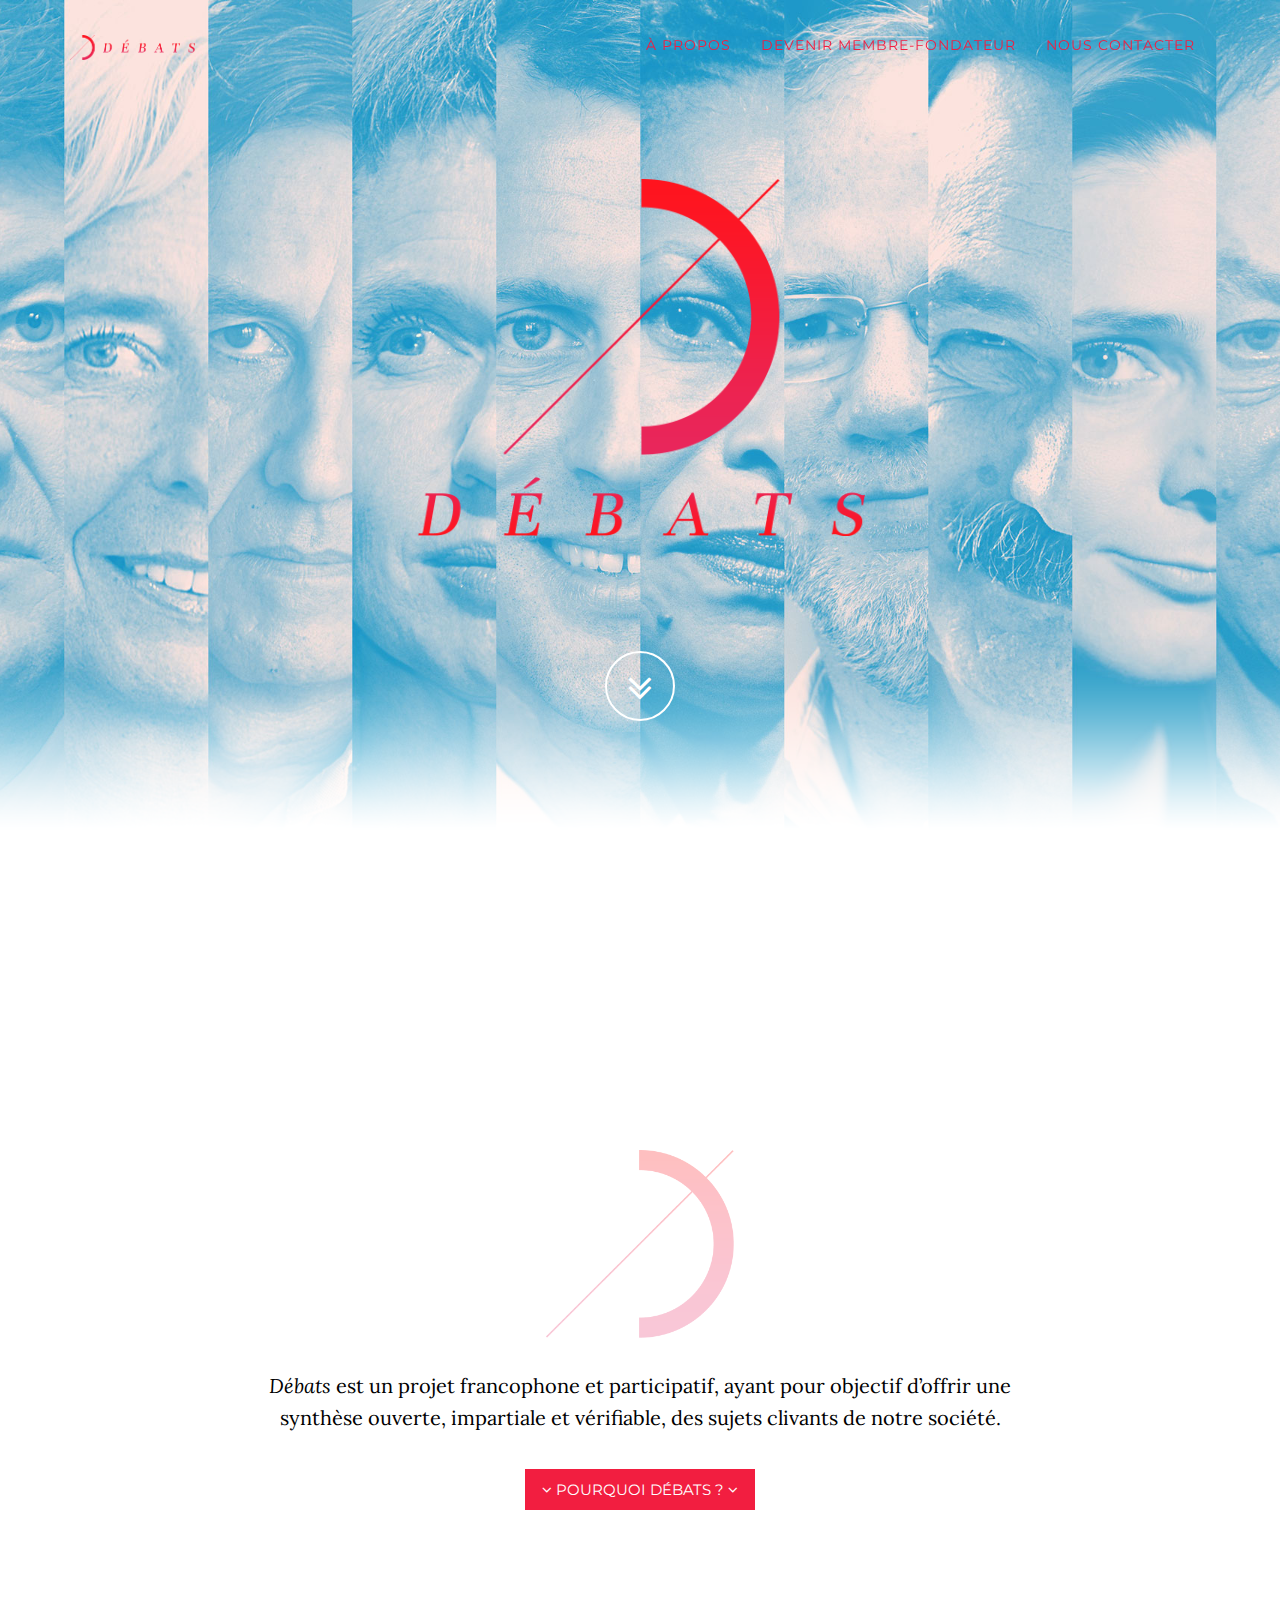
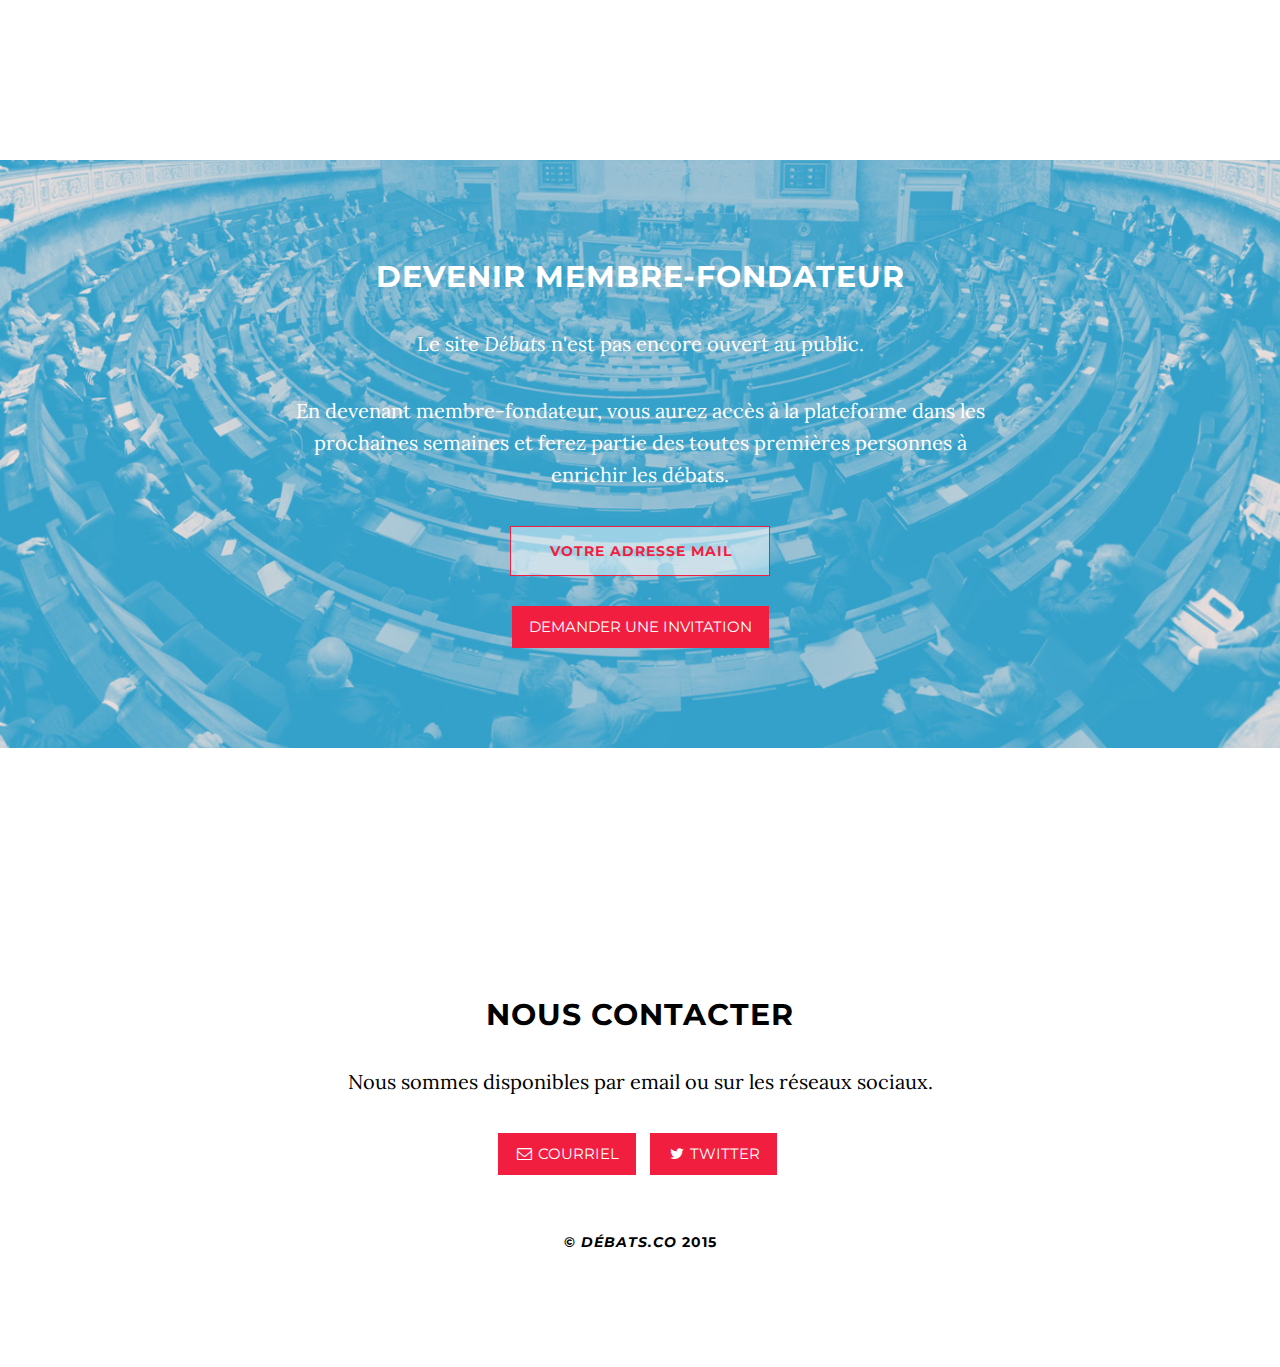
<file: index.html>
<!DOCTYPE html>
<html lang="fr">

<head>

    <meta charset="utf-8">
    <meta http-equiv="X-UA-Compatible" content="IE=edge">
    <meta name="viewport" content="width=device-width, initial-scale=1">
    <meta name="description" content="Débats est un projet francophone et participatif, ayant pour objectif d’offrir une synthèse ouverte, objective et vérifiable, des sujets clivants de notre société.">
    <meta name="author" content="debats.co">
    <link rel="shortcut icon" sizes="16x16 32x32 48x48 64x64" href="favicon.ico" />
    <title>Débats</title>

    <script src="https://code.jquery.com/jquery-2.1.4.min.js"></script>

    <!-- Bootstrap Core CSS -->
    <link href="css/bootstrap.min.css" rel="stylesheet">

    <!-- Custom CSS -->
    <link href="css/style.css" rel="stylesheet">

    <!-- Custom Fonts -->
    <link href="font-awesome/css/font-awesome.min.css" rel="stylesheet" type="text/css">
    <link href="http://fonts.googleapis.com/css?family=Lora:400,700,400italic,700italic" rel="stylesheet" type="text/css">
    <link href="http://fonts.googleapis.com/css?family=Montserrat:400,700" rel="stylesheet" type="text/css">

    <!-- HTML5 Shim and Respond.js IE8 support of HTML5 elements and media queries -->
    <!-- WARNING: Respond.js doesn't work if you view the page via file:// -->
    <!--[if lt IE 9]>
        <script src="https://oss.maxcdn.com/libs/html5shiv/3.7.0/html5shiv.js"></script>
        <script src="https://oss.maxcdn.com/libs/respond.js/1.4.2/respond.min.js"></script>
    <![endif]-->

</head>

<body id="page-top" data-spy="scroll" data-target=".navbar-fixed-top">
    <!-- Javascript Manifeste -->
    <script type="text/javascript">
    $(function() {
    $( "#bouton-manifeste" ).click(function() {
        $( "#manifeste" ).toggle();
        //return false;
        });
    });
    </script>
    <!-- End Javascript Manifeste -->
    
 <!-- Google Tag Manager -->
<noscript><iframe src="//www.googletagmanager.com/ns.html?id=GTM-KDJBTT"
height="0" width="0" style="display:none;visibility:hidden"></iframe></noscript>
<script>(function(w,d,s,l,i){w[l]=w[l]||[];w[l].push({'gtm.start':
new Date().getTime(),event:'gtm.js'});var f=d.getElementsByTagName(s)[0],
j=d.createElement(s),dl=l!='dataLayer'?'&l='+l:'';j.async=true;j.src=
'//www.googletagmanager.com/gtm.js?id='+i+dl;f.parentNode.insertBefore(j,f);
})(window,document,'script','dataLayer','GTM-KDJBTT');</script>
<!-- End Google Tag Manager -->
    
        <!-- Navigation -->
    <nav class="navbar navbar-custom navbar-fixed-top" role="navigation">
        <div class="container">
            <div class="navbar-header">
                <button type="button" class="navbar-toggle" data-toggle="collapse" data-target=".navbar-main-collapse">
                    <i class="fa fa-bars"></i>
                </button>
                <a class="navbar-brand page-scroll" href="#page-top">
                    <img src="img/header.png" height="25" width="125" />
                </a>
            </div>

            <!-- Collect the nav links, forms, and other content for toggling -->
            <div class="collapse navbar-collapse navbar-right navbar-main-collapse">
                <ul class="nav navbar-nav">
                    <!-- Hidden li included to remove active class from about link when scrolled up past about section -->
                    <li class="hidden">
                        <a href="#page-top"></a>
                    </li>
                    <li>
                        <a class="page-scroll" href="#about">à propos</a>
                    </li>
                    <li>
                        <a class="page-scroll" href="#inscription">Devenir membre-fondateur</a>
                    </li>
                    <li>
                        <a class="page-scroll" href="#contact">Nous contacter</a>
                    </li>
                </ul>
            </div>
            <!-- /.navbar-collapse -->
        </div>
        <!-- /.container -->
    </nav>

    <!-- Intro Header -->
    <header class="intro">
        <div class="intro-body">
            <div class="container">
                <div class="row">
                    <div class="col-md-8 col-md-offset-2">
                        <!-- <h1 class="brand-heading">débats</h1>
                        <p class="intro-text">no text</p>-->
                        <img src="img/logo.png" height="60%" width="60%" /><br /> <br /> <br /> <br /> <br /> <br />
                        <a href="#about" class="btn btn-circle page-scroll">
                            <i class="fa fa-angle-double-down animated"></i>
                        </a>
                    </div>
                </div>
            </div>
        </div>
    </header>

    <!-- About Section -->
    <section id="about" class="container content-section">
        <div class="row">
            <div class="col-lg-8 col-lg-offset-2">
                <p align="center">
                    <img src="img/logoopac.png" height="25%" width="25%" />
                    <br /><br><i>Débats</i> est un projet francophone et participatif, ayant pour objectif d’offrir une synthèse ouverte, impartiale et vérifiable, des sujets clivants de notre société.</p>
                <div align="center"><a href="#manifeste" class="btn btn-default btn-lg page-scroll" id="bouton-manifeste"><i class="fa fa-angle-down animated"></i>&nbsp;Pourquoi Débats ?&nbsp;<i class="fa fa-angle-down animated"></i></a></div>
                <div id="manifeste" style="display:none; text-align:justify;"><br /><br /><br /><br />


            <p>
                
                Dans un monde de plus en plus complexe, les discours simplistes sont légion. Régulièrement, des controverses se construisent sur la base d'arguments à peine vérifiés, ou simplement invérifiables. 
C’est ainsi que semblent se développer des idées confuses et des discussions stériles.
                    </p><p>
L'intelligibilité du débat public et son accessibilité par tous ceux qui aspirent à y participer déterminent la qualité de notre système démocratique. Or, aujourd’hui, aucun outil, simple d’utilisation, ne permet d’accéder à la pluralité des idées de celles et ceux qui font le choix de s’exprimer publiquement. Prendre connaissance de leurs arguments, comprendre ce qu’ils prétendent ou ce qu’ils laissent entendre est un véritable parcours du combattant. Nous cédons ainsi régulièrement à la facilité, en accordant une valeur démesurée à des postures démagogiques ou en laissant à d’autres le soin de les produire.
</p><p>
Pourtant, les ressources sont là, sous nos yeux, elles existent ! Les blogs, les tweets, les journaux télévisés, les discours ou les livres sont un trésor démocratique laissé en jachère, une réserve politique fertile jusqu’ici largement sous-exploitée. Ces traces essaimées tout autour de nous constituent une des clés pour y voir plus clair.
</p><p>
        L’ambition de <i>Débats</i> est simple : recenser, sur chaque grand thème qui fait débat, les prises de position de celles et ceux qui décident de s’engager. Cartographier l’évolution de leur pensée, de leurs opinions, des combats qu’ils ont menés. Donner à voir la constance, la progression ou l’incohérence d’un engagement dans le temps.
</p><p>
Rédigé par des volontaires sur une plateforme en ligne, et fonctionnant sur le principe du wiki, <i>Débats</i> a pour objectif d'offrir un contenu libre, impartial et vérifiable des prises de position de celles et ceux qui participent aux débats publics.
</p><p>
Face à ce que nous considérons comme un dévoiement démocratique, nous partageons une conviction : l’information est notre première arme. Redonner à l’engagement la crédibilité et la valeur qui doivent être les siennes : voilà la raison d’être de <i>Débats</i>.
                    </p>
            </div>
        </div>
    </section>

    <!-- Access Section -->
    <section id="inscription" class="content-section text-center">
        <div class="inscription-section">
            <div class="container">
                <div class="col-lg-8 col-lg-offset-2">
                    <h2>Devenir membre-fondateur</h2>
                    <p>Le site <i>Débats</i> n'est pas encore ouvert au public.</p> <p>En devenant membre-fondateur, vous aurez accès à la plateforme dans les prochaines semaines et ferez partie des toutes premières personnes à enrichir les débats.</p>
                    
                    <!-- Begin MailChimp Signup Form -->
            <div id="mc_embed_signup">
                <form action="//projet-debats.us11.list-manage.com/subscribe/post?u=f30f974cc9056668927605203&amp;id=83f3fb3968" method="post" id="mc-embedded-subscribe-form" name="mc-embedded-subscribe-form" class="validate" target="_blank" novalidate>
                    <div id="mc_embed_signup_scroll">
                            
                        <div class="mc-field-group">
                            <input type="email" value="" name="EMAIL" class="required email" id="mce-EMAIL" placeholder="&nbsp; &nbsp; Votre Adresse Mail">
                        </div>
                        <br>
                        <div id="mce-responses" class="clear">
                            <div class="response" id="mce-error-response" style="display:none"></div>
                            <div class="response" id="mce-success-response" style="display:none"></div>
                        </div>    <!-- real people should not fill this in and expect good things - do not remove this or risk form bot signups-->
                        
                        <div style="position: absolute; left: -5000px;"><input type="text" name="b_f30f974cc9056668927605203_83f3fb3968" tabindex="-1" value=""></div>
                        
                        <div class="clear"><input type="submit" value="DEMANDER UNE INVITATION" name="subscribe" id="mc-embedded-subscribe" class="btn btn-default btn-lg"></div>
                        
                    </div>
                </form>
            </div>

        <!--End mc_embed_signup-->
                    
                </div>
            </div>
        </div>
    </section>

    <!-- Contact Section -->
    <section id="contact" class="container content-section text-center">
        <div class="row">
            <div class="col-lg-8 col-lg-offset-2">
                <h2>nous contacter</h2>
                <p>Nous sommes disponibles par email ou sur les réseaux sociaux.</p>

                <ul class="list-inline banner-social-buttons">
                    <li>
                                                <a href="mailto:contact@debats.co" class="btn btn-default btn-lg"><i class="fa fa-envelope-o fa-fw"></i><span class="network-name">&nbsp;COURRIEL</span></a>
                    </li>
                    <li>
                        <a href="https://twitter.com/debatsco" class="btn btn-default btn-lg"><i class="fa fa-twitter fa-fw"></i> <span class="network-name">Twitter</span></a>
                    </li>
                </ul>
            </div>
        </div>
    </section>

    <!-- Map Section 
    <div id="map"></div>-->

    <!-- Footer -->
    <footer>
        <div class="container text-center">
            <h5>&copy; <i>débats.co</i> 2015<br /><br /><br /></h5>
        </div>
    </footer>

    <!-- jQuery -->
    <script src="js/jquery.js"></script>

    <!-- Bootstrap Core JavaScript -->
    <script src="js/bootstrap.min.js"></script>

    <!-- Plugin JavaScript -->
    <script src="js/jquery.easing.min.js"></script>

    <!-- Custom Theme JavaScript -->
    <script src="js/theme.js"></script>

</body>

</html>
</file>
<file: css/style.css>
/*!
 * Start Bootstrap - Grayscale Bootstrap Theme (http://startbootstrap.com)
 * Code licensed under the Apache License v2.0.
 * For details, see http://www.apache.org/licenses/LICENSE-2.0.
 */

body {
    width: 100%;
    height: 100%;
    font-family: Lora,"Helvetica Neue",Helvetica,Arial,sans-serif;
    color: #000;
    background-color: #fff;
}

html {
    width: 100%;
    height: 100%;
}

h1,
h2,
h3,
h4,
h5,
h6 {
    margin: 0 0 35px;
    text-transform: uppercase;
    font-family: Montserrat,"Helvetica Neue",Helvetica,Arial,sans-serif;
    font-weight: 700;
    letter-spacing: 1px;
}

p {
    margin: 0 0 25px;
    font-size: 18px;
    line-height: 1.5;
}

@media(min-width:768px) {
    p {
        margin: 0 0 35px;
        font-size: 20px;
        line-height: 1.6;
    }
}

a {
    color: #333;
    -webkit-transition: all .2s ease-in-out;
    -moz-transition: all .2s ease-in-out;
    transition: all .2s ease-in-out;
}

.mc_embed_signup {
    color: #E71D59;
    height: 50px;
    padding: 3px 3px 3px 3px;
    margin: 3px;
 }

::-webkit-input-placeholder {
 color: #f21e40;
 padding-left: 4px;
}
 
:-moz-placeholder { /* Firefox old */
 color: #f21e40;
 padding-left: 4px;
}
 
::-moz-placeholder { /* Firefox new */
 color: #f21e40;
 padding-left: 4px;
}
 
:-ms-input-placeholder {
 color: #f21e40;
 padding-left: 4px;
}

.mc-field-group input[type="email"] {
    display: inline-block;
    background-color: rgba(255,255,255,0.5); 
    color: #f21e40;
    border: 1px solid #f21e40;
    text-transform: uppercase;
    font-family: Montserrat,"Helvetica Neue",Helvetica,Arial,sans-serif;
    font-weight: 700;
    letter-spacing: 1px;
    border-radius: 0px;
    height: 50px;
    width: 260px;
    padding: 3px 3px 3px 15px;
    margin: auto auto 10px auto;
 }

a:hover,
a:focus {
    text-decoration: none;
    color: #f21e40;
}

.light {
    font-weight: 400;
}

.navbar-custom {
    margin-bottom: 0;
    border-bottom: 1px solid rgba(255,255,255,.3);
    text-transform: uppercase;
    font-family: Montserrat,"Helvetica Neue",Helvetica,Arial,sans-serif;
    background-color: #fff;
}

.navbar-custom .navbar-brand {
    font-weight: 700;
}

.navbar-custom .navbar-brand:focus {
    outline: 0;
}

.navbar-custom .navbar-brand .navbar-toggle {
    padding: 4px 6px;
    font-size: 16px;
    color: #fff;
}

.navbar-custom .navbar-brand .navbar-toggle:focus,
.navbar-custom .navbar-brand .navbar-toggle:active {
    outline: 0;
}

.navbar-custom a {
    color: #f21e40;
}

.navbar-custom .nav li a {
    -webkit-transition: background .3s ease-in-out;
    -moz-transition: background .3s ease-in-out;
    transition: background .3s ease-in-out;
}

.navbar-custom .nav li a:hover {
    outline: 0;
    color: #333;
    background-color: transparent;
}

.navbar-custom .nav li a:focus,
.navbar-custom .nav li a:active {
    outline: 0;
    background-color: transparent;
}

.navbar-custom .nav li.active {
    outline: 0;
}

.navbar-custom .nav li.active a {
    color: #333;
    background-color: rgba(255,255,255,.3);
}

.navbar-custom .nav li.active a:hover {
    color: #f21e40;
}

@media(min-width:768px) {
    .navbar-custom {
        padding: 20px 0;
        border-bottom: 0;
        letter-spacing: 1px;
        background: 0 0;
        -webkit-transition: background .5s ease-in-out,padding .5s ease-in-out;
        -moz-transition: background .5s ease-in-out,padding .5s ease-in-out;
        transition: background .5s ease-in-out,padding .5s ease-in-out;
    }

    .navbar-custom.top-nav-collapse {
        padding: 0;
        border-bottom: 1px solid rgba(255,255,255,.3);
        background: #fff;
    }
}

.intro {
    display: table;
    width: 100%;
    height: auto;
    padding: 100px 0;
    text-align: center;
    color: #fff;
    background:  url(../img/gradient-top.png) no-repeat bottom center scroll, url(../img/intro-bg.jpg) no-repeat center center scroll;
    background-color: #fff;
    background-position: bottom center, auto;
    -webkit-background-size: auto, cover;
    -moz-background-size: auto, cover;
    background-size: auto, cover;
    -o-background-size: auto, cover;
}

.intro .intro-body {
    display: table-cell;
    vertical-align: middle;
}

.intro .intro-body .brand-heading {
    font-size: 40px;
}

.intro .intro-body .intro-text {
    font-size: 18px;
}

@media(min-width:768px) {
    .intro {
        height: 100%;
        padding: 0;
    }

    .intro .intro-body .brand-heading {
        font-size: 100px;
    }

    .intro .intro-body .intro-text {
        font-size: 26px;
    }
}

.btn-circle {
    width: 70px;
    height: 70px;
    margin-top: 15px;
    padding: 7px 16px;
    border: 2px solid #fff;
    border-radius: 100%!important;
    font-size: 40px;
    color: #fff;
    background: 0 0;
    -webkit-transition: background .3s ease-in-out;
    -moz-transition: background .3s ease-in-out;
    transition: background .3s ease-in-out;
}

.btn-circle:hover,
.btn-circle:focus {
    outline: 0;
    color: #fff;
    background: rgba(255,255,255,.1);
}

.btn-circle i.animated {
    -webkit-transition-property: -webkit-transform;
    -webkit-transition-duration: 1s;
    -moz-transition-property: -moz-transform;
    -moz-transition-duration: 1s;
}

.btn-circle:hover i.animated {
    -webkit-animation-name: pulse;
    -moz-animation-name: pulse;
    -webkit-animation-duration: 1.5s;
    -moz-animation-duration: 1.5s;
    -webkit-animation-iteration-count: infinite;
    -moz-animation-iteration-count: infinite;
    -webkit-animation-timing-function: linear;
    -moz-animation-timing-function: linear;
}

@-webkit-keyframes pulse {    
    0% {
        -webkit-transform: scale(1);
        transform: scale(1);
    }

    50% {
        -webkit-transform: scale(1.2);
        transform: scale(1.2);
    }

    100% {
        -webkit-transform: scale(1);
        transform: scale(1);
    }
}

@-moz-keyframes pulse {    
    0% {
        -moz-transform: scale(1);
        transform: scale(1);
    }

    50% {
        -moz-transform: scale(1.2);
        transform: scale(1.2);
    }

    100% {
        -moz-transform: scale(1);
        transform: scale(1);
    }
}

.content-section {
    padding-top: 100px;
}

.inscription-section {
    width: 100%;
    padding: 50px 0;
    color: #f21e40;
    background: url(../img/inscription-bg.jpg) no-repeat center center scroll;
    background-color: #fff;
    -webkit-background-size: cover;
    -moz-background-size: cover;
    background-size: cover;
    -o-background-size: cover;
    font-family: Lora,"Helvetica Neue",Helvetica,Arial,sans-serif;
    color: #FFFFFF;
}

#map {
    width: 100%;
    height: 200px;
    margin-top: 100px;
}

@media(min-width:767px) {
    .content-section {
        padding-top: 250px;
    }

    .inscription-section {
        padding: 100px 0;
    }

    #map {
        height: 400px;
        margin-top: 250px;
    }
}

.btn {
    border-radius: 0;
    text-transform: uppercase;
    font-family: Montserrat,"Helvetica Neue",Helvetica,Arial,sans-serif;
    font-weight: 400;
    -webkit-transition: all .3s ease-in-out;
    -moz-transition: all .3s ease-in-out;
    transition: all .3s ease-in-out;
}

.btn-default:hover,
.btn-default:focus {
    border: 1px solid #f21e40;
    color: #f21e40;
    background-color: rgba(255,255,255,0.5);
}

.btn-default {
    border: 1px solid #f21e40;
    outline: 0;
    color: #fff;
    background-color: #f21e40;
}

ul.banner-social-buttons {
    margin-top: 0;
}

@media(max-width:1199px) {
    ul.banner-social-buttons {
        margin-top: 15px;
    }
}

@media(max-width:767px) {
    ul.banner-social-buttons li {
        display: block;
        margin-bottom: 20px;
        padding: 0;
    }

    ul.banner-social-buttons li:last-child {
        margin-bottom: 0;
    }
}

footer {
    padding: 50px 0;
}

footer p {
    margin: 0;
}

::-moz-selection {
    text-shadow: none;
    background: #fcfcfc;
    background: rgba(255,255,255,.2);
}

::selection {
    text-shadow: none;
    background: #fcfcfc;
    background: rgba(255,255,255,.2);
}

img::selection {
    background: 0 0;
}

img::-moz-selection {
    background: 0 0;
}

body {
    webkit-tap-highlight-color: rgba(255,255,255,.2);
}
</file>
